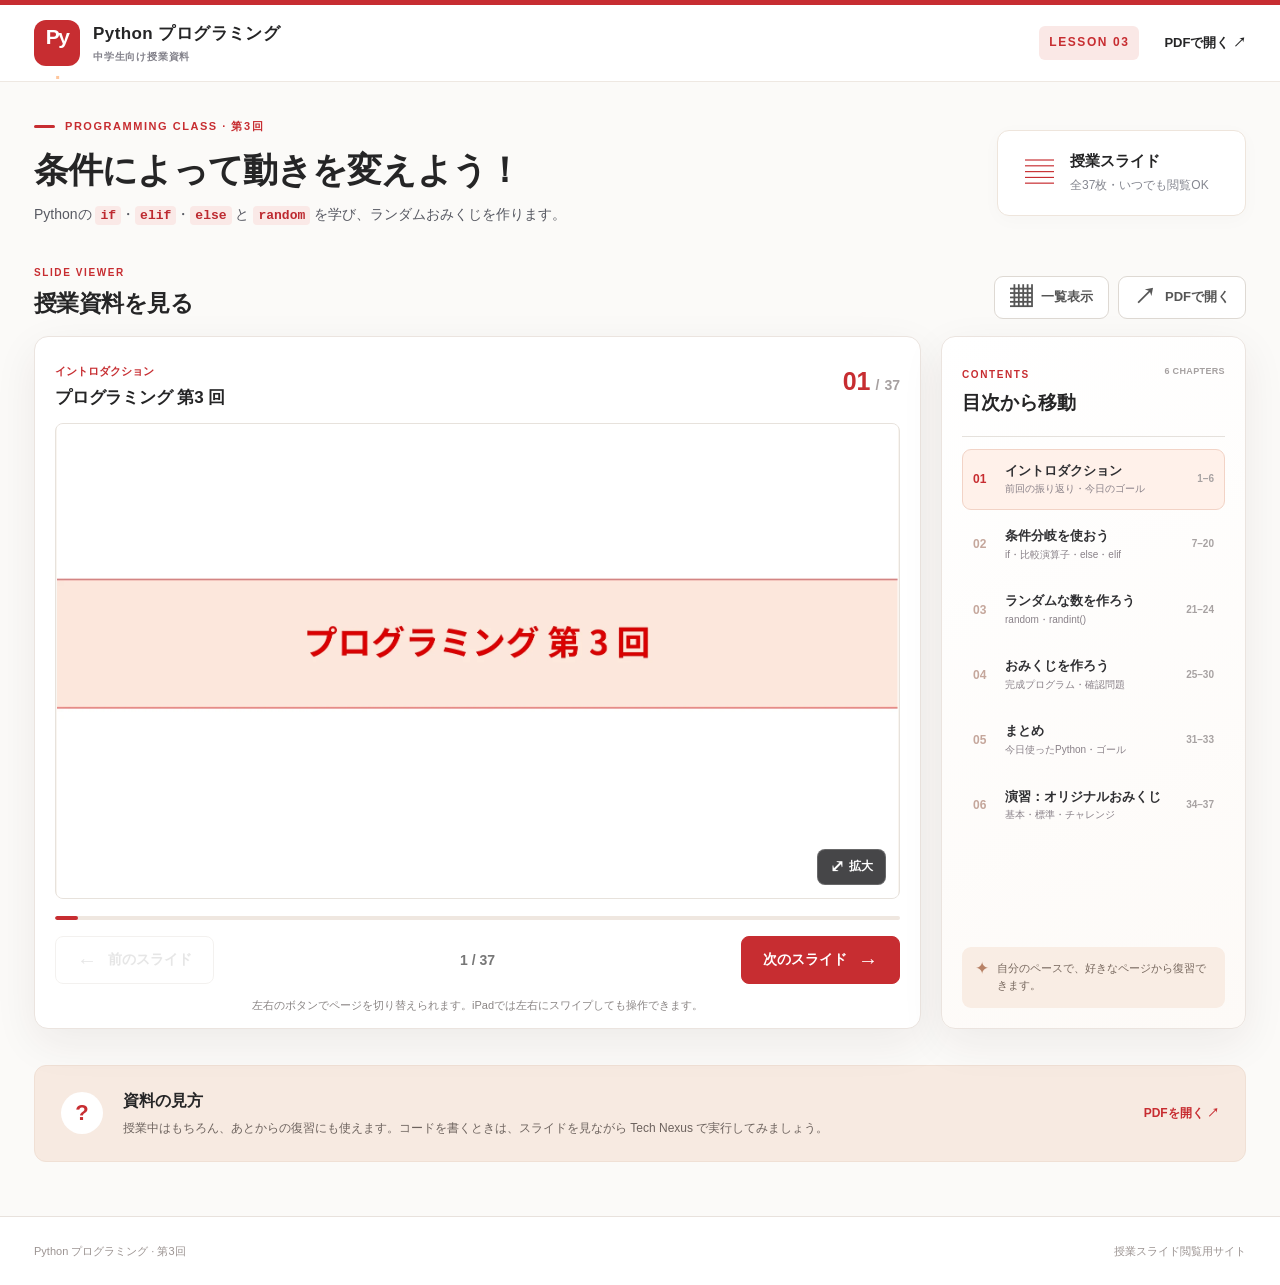
<file: index.html>
<!DOCTYPE html>
<html lang="ja">
<head>
  <meta charset="utf-8" />
  <meta name="viewport" content="width=device-width, initial-scale=1, viewport-fit=cover" />
  <meta name="theme-color" content="#b91f27" />
  <meta name="description" content="中学生向けPythonプログラミング 第3回『条件によって動きを変えよう』の授業スライドをオンラインで閲覧できます。" />
  <title>プログラミング 第3回｜授業スライド</title>
  <link rel="icon" href="assets/favicon.svg" type="image/svg+xml" />
  <link rel="stylesheet" href="styles.css" />
  <script src="assets/slide-data.js" defer></script>
  <script src="script.js" defer></script>
</head>
<body>
  <a class="skip-link" href="#viewer">スライドに移動</a>
  <header class="site-header">
    <div class="header-inner page-width">
      <a class="brand" href="./" aria-label="第3回スライド トップに戻る">
        <span class="brand-mark" aria-hidden="true">Py<span class="brand-dot">.</span></span>
        <span class="brand-name">Python プログラミング<span class="brand-sub">中学生向け授業資料</span></span>
      </a>
      <div class="header-side"><span class="lesson-tag">LESSON 03</span><a href="assets/lesson3.pdf" class="header-pdf" target="_blank" rel="noopener">PDFで開く <span aria-hidden="true">↗</span></a></div>
    </div>
  </header>

  <main class="page-width">
    <section class="intro" aria-labelledby="lesson-title">
      <div class="intro-copy">
        <div class="eyebrow"><span class="eyebrow-line" aria-hidden="true"></span> PROGRAMMING CLASS · 第3回</div>
        <h1 id="lesson-title">条件によって<span class="no-wrap">動きを変えよう！</span></h1>
        <p class="intro-desc">Pythonの <code>if</code>・<code>elif</code>・<code>else</code> と <code>random</code> を学び、ランダムおみくじを作ります。</p>
      </div>
      <div class="intro-summary" aria-label="資料の概要">
        <span class="summary-icon" aria-hidden="true">▤</span>
        <div><strong>授業スライド</strong><span>全37枚・いつでも閲覧OK</span></div>
      </div>
    </section>

    <div class="reader-section" id="viewer">
      <div class="reader-heading">
        <div class="reader-heading-left"><span class="section-label">SLIDE VIEWER</span><h2>授業資料を見る</h2></div>
        <div class="reader-actions">
          <button class="icon-action" type="button" id="toggleThumbnails" aria-expanded="false" aria-controls="thumbnailPanel"><span class="action-icon" aria-hidden="true">▦</span> 一覧表示</button>
          <a class="icon-action pdf-action" href="assets/lesson3.pdf" target="_blank" rel="noopener"><span class="action-icon" aria-hidden="true">↗</span> PDFで開く</a>
        </div>
      </div>
      <div class="reader-layout">
        <section class="viewer-panel" aria-label="スライド表示">
          <div class="slide-info">
            <div><span class="slide-unit" id="currentChapter">イントロダクション</span><h3 id="currentSlideTitle">プログラミング 第3回</h3></div>
            <div class="slide-index"><strong id="currentNumber">01</strong><span aria-hidden="true"> / </span><span id="totalNumber">37</span></div>
          </div>
          <div class="slide-stage" id="slideStage">
            <img id="slideImage" src="assets/slides/slide-01.webp" alt="スライド1：プログラミング 第3回" width="1920" height="1080" decoding="async" fetchpriority="high" />
            <button class="zoom-button" type="button" id="openZoom" aria-label="スライドを大きく表示する"><span aria-hidden="true">⤢</span> 拡大</button>
          </div>
          <div class="progress" role="progressbar" id="slideProgress" aria-label="スライド進捗" aria-valuemin="1" aria-valuemax="37" aria-valuenow="1"><div id="progressFill" class="progress-fill"></div></div>
          <div class="slide-controls">
            <button class="nav-button prev" id="prevSlide" type="button"><span class="nav-arrow" aria-hidden="true">←</span> 前のスライド</button>
            <span class="page-indicator" id="pageIndicator" aria-live="polite">1 / 37</span>
            <button class="nav-button next" id="nextSlide" type="button">次のスライド <span class="nav-arrow" aria-hidden="true">→</span></button>
          </div>
          <p class="viewer-help">左右のボタンでページを切り替えられます。iPadでは左右にスワイプしても操作できます。</p>
        </section>

        <aside class="chapter-panel" aria-labelledby="chapterTitle">
          <div class="chapter-top"><div><span class="section-label">CONTENTS</span><h3 id="chapterTitle">目次から移動</h3></div><span class="chapter-count">6 CHAPTERS</span></div>
          <nav class="chapter-list" id="chapterList" aria-label="章の目次"></nav>
          <div class="chapter-note"><span aria-hidden="true">✦</span><p>自分のペースで、好きなページから復習できます。</p></div>
        </aside>
      </div>
    </div>

    <section class="thumbnail-panel" id="thumbnailPanel" hidden aria-labelledby="thumbnailTitle">
      <div class="thumbnail-heading"><div><span class="section-label">ALL SLIDES</span><h2 id="thumbnailTitle">スライド一覧</h2></div><button type="button" class="icon-action" id="closeThumbnails">一覧を閉じる ×</button></div>
      <p class="thumbnail-desc">見たいスライドをタップすると、そのページに移動します。</p>
      <div class="thumb-grid" id="thumbnailGrid"></div>
    </section>

    <section class="guide" aria-labelledby="guideTitle">
      <div class="guide-icon" aria-hidden="true">?</div>
      <div class="guide-copy"><h2 id="guideTitle">資料の見方</h2><p>授業中はもちろん、あとからの復習にも使えます。コードを書くときは、スライドを見ながら Tech Nexus で実行してみましょう。</p></div>
      <a href="assets/lesson3.pdf" target="_blank" rel="noopener" class="guide-link">PDFを開く <span aria-hidden="true">↗</span></a>
    </section>
  </main>

  <footer class="site-footer"><div class="page-width footer-inner"><span>Python プログラミング · 第3回</span><span>授業スライド閲覧用サイト</span></div></footer>

  <dialog id="lightbox" class="lightbox" aria-label="スライド拡大表示">
    <div class="lightbox-shell">
      <div class="lightbox-header"><span id="zoomCaption">スライド 1 / 37</span><button id="closeZoom" class="lightbox-close" type="button" aria-label="拡大表示を閉じる">× <span>閉じる</span></button></div>
      <div class="lightbox-image-wrap"><img id="zoomImage" src="assets/slides/slide-01.webp" alt="拡大した授業スライド" width="1920" height="1080" /></div>
      <div class="lightbox-controls"><button id="zoomPrev" type="button">← 前へ</button><span>左右にスワイプできます</span><button id="zoomNext" type="button">次へ →</button></div>
    </div>
  </dialog>
</body>
</html>
</file>
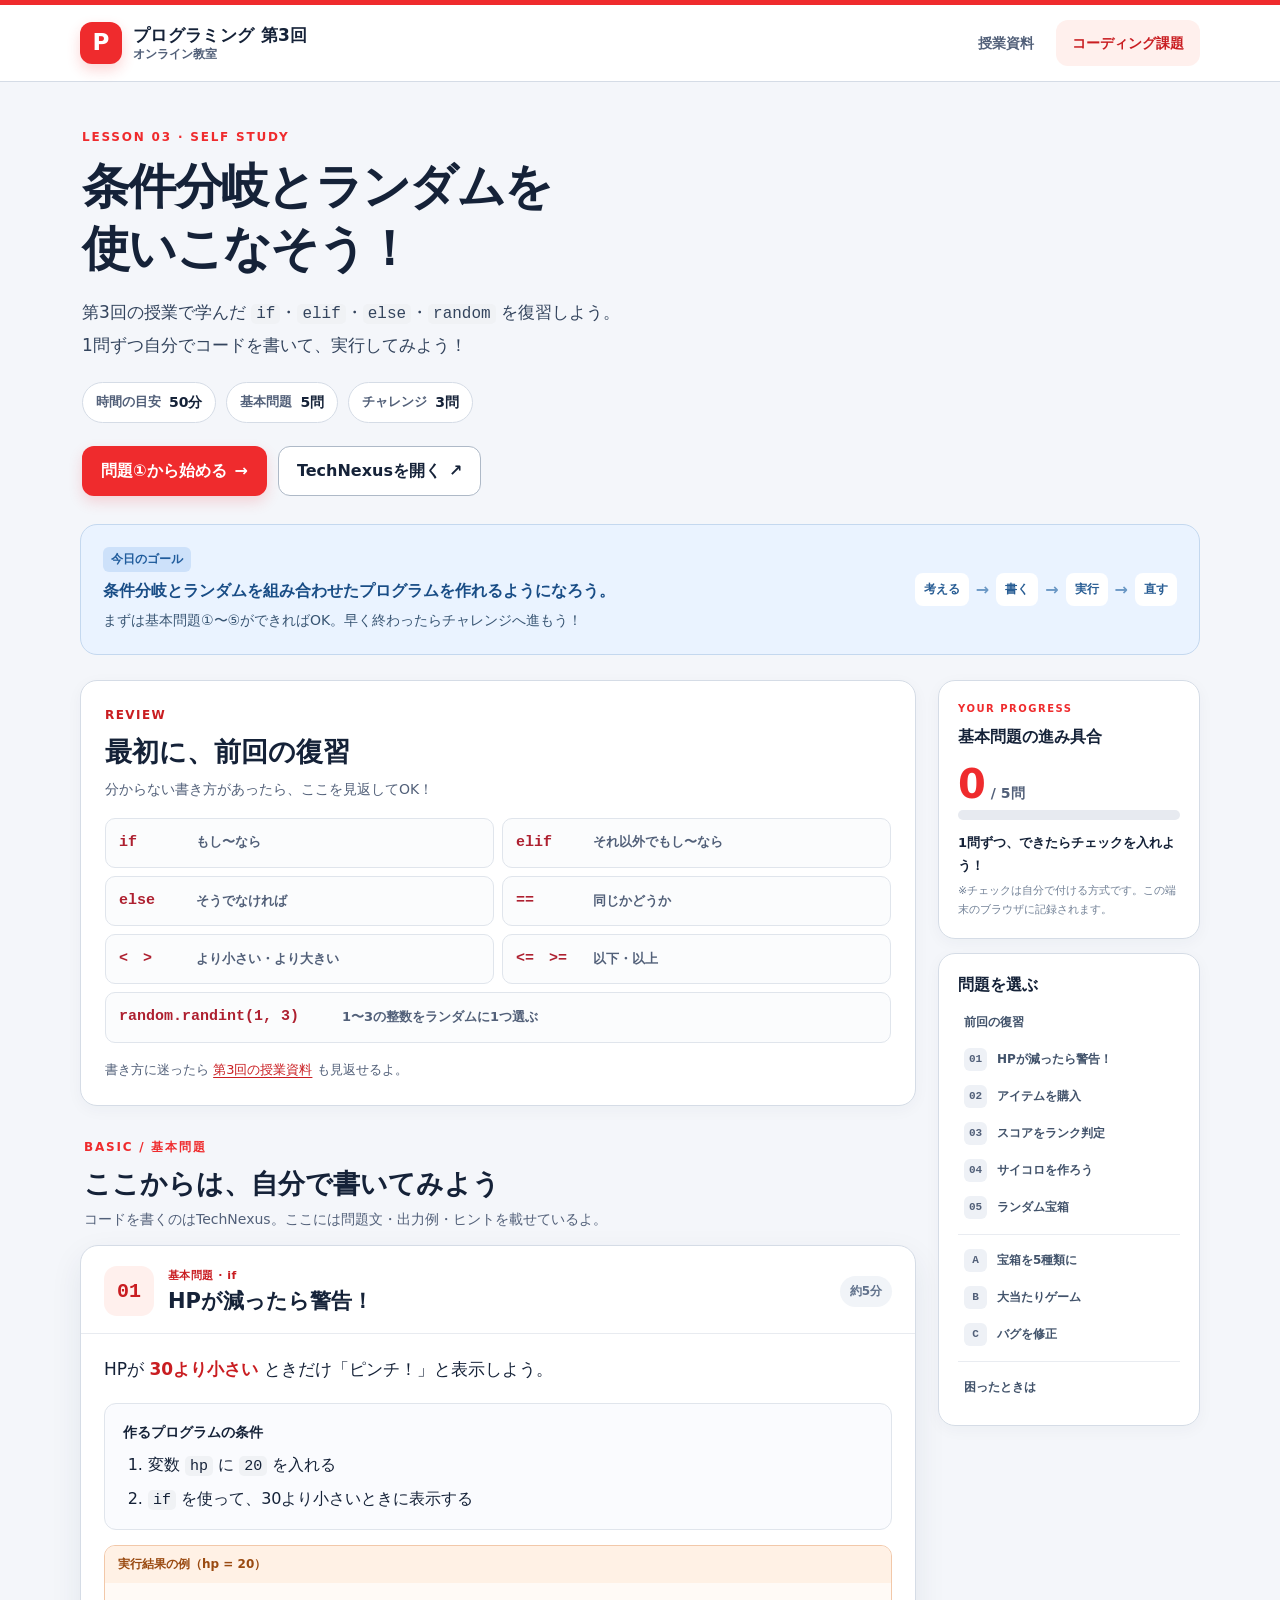
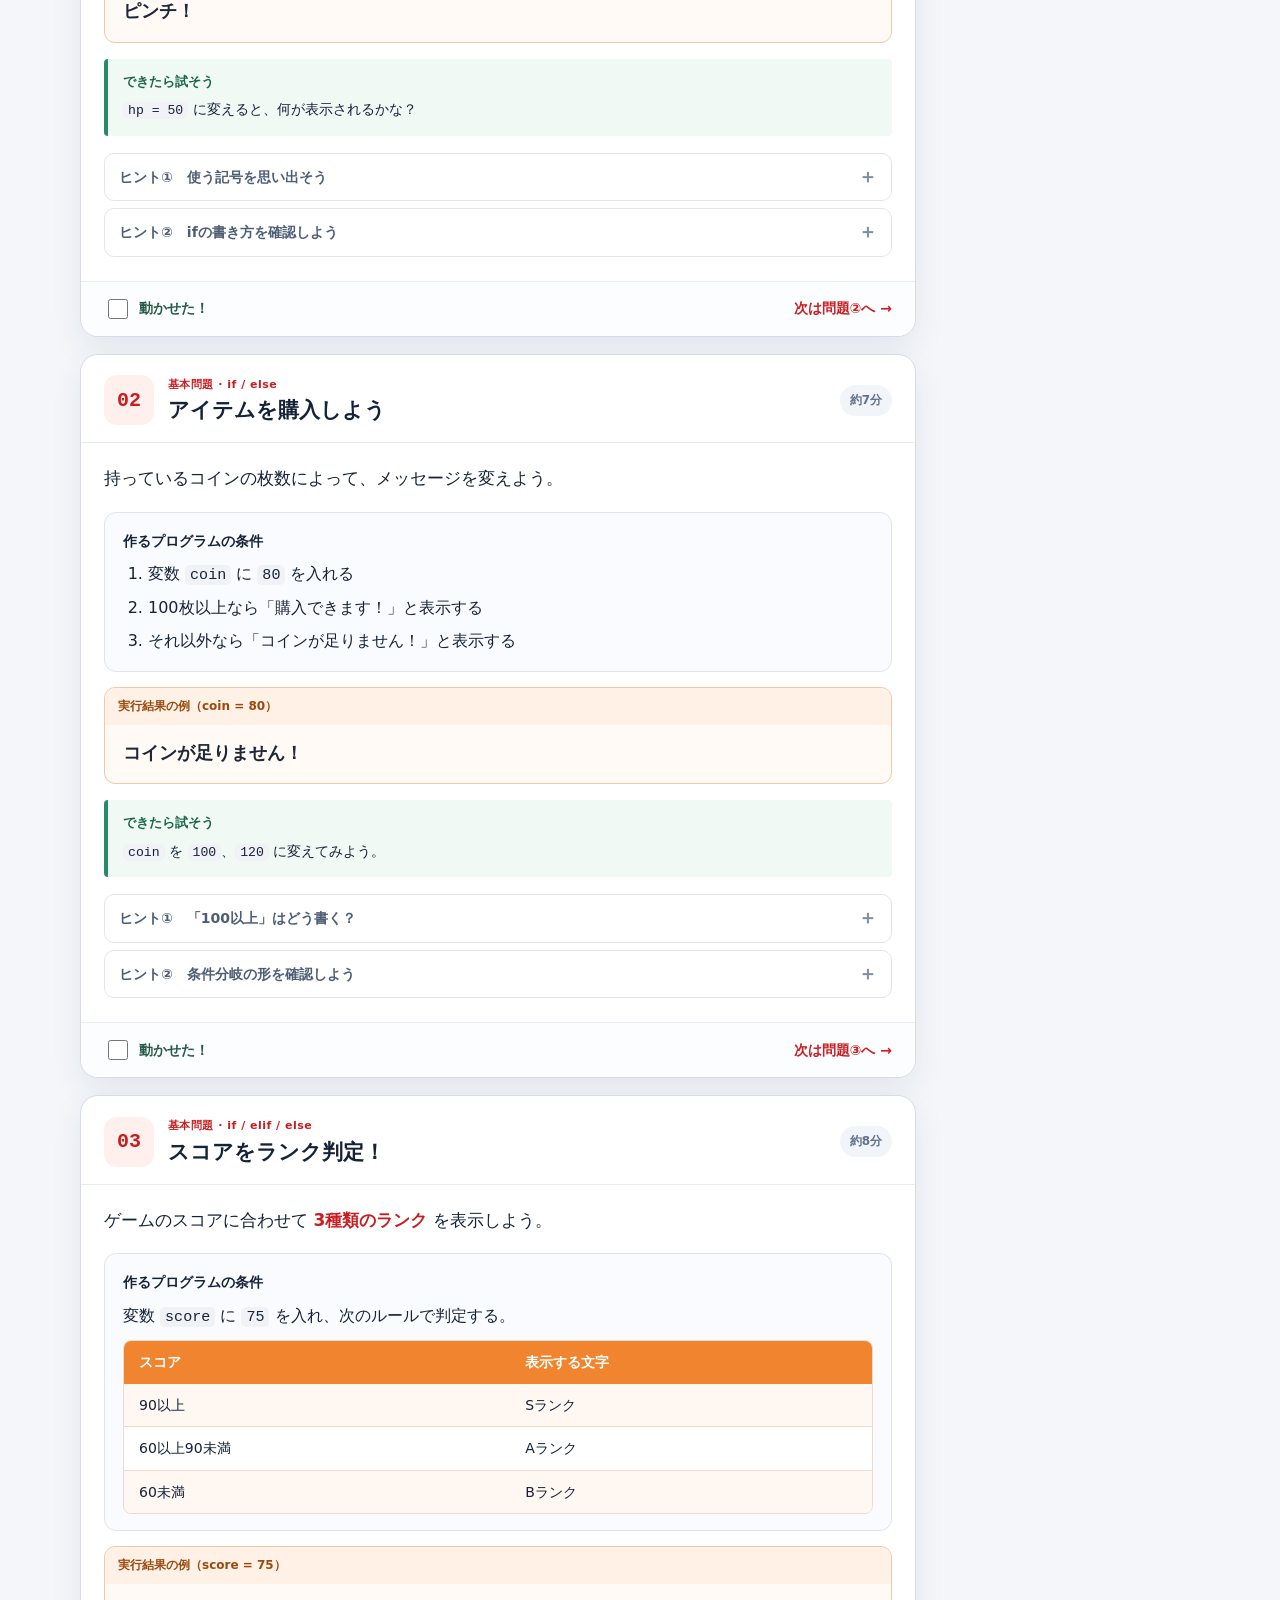
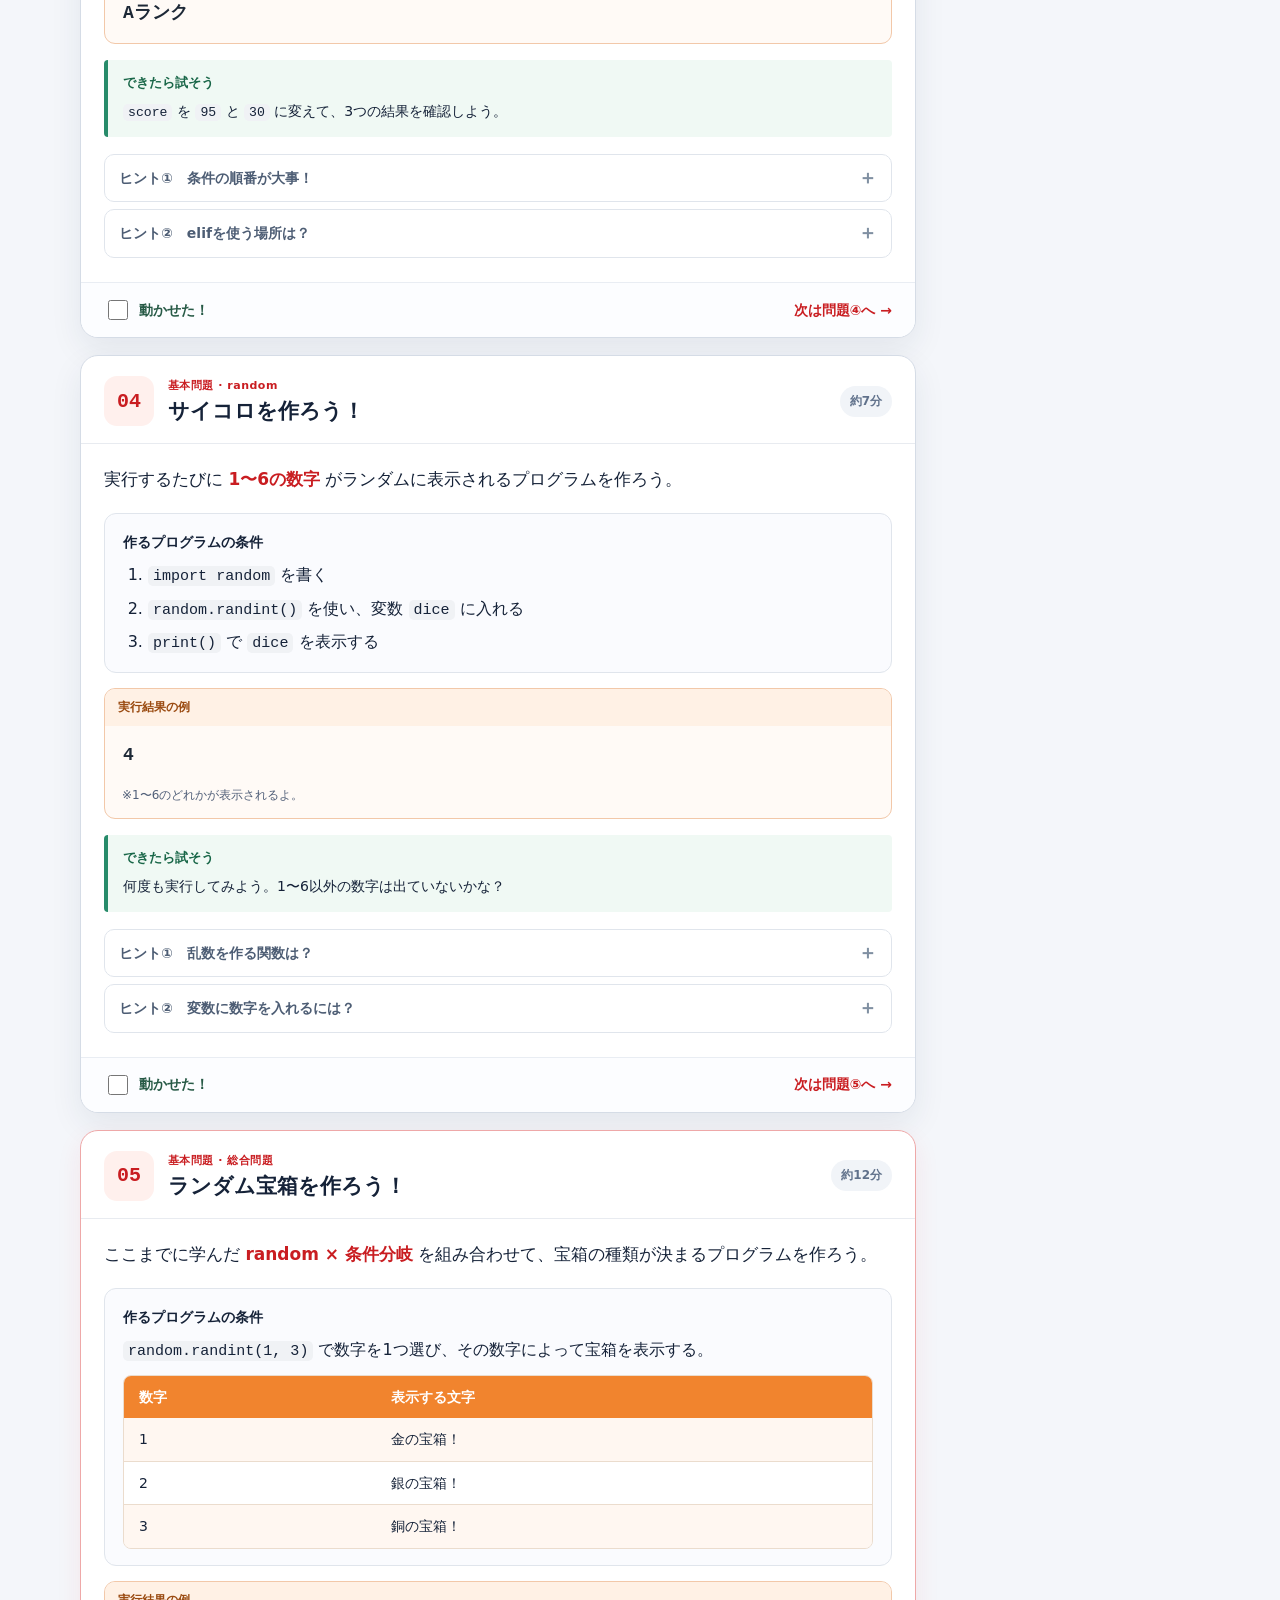
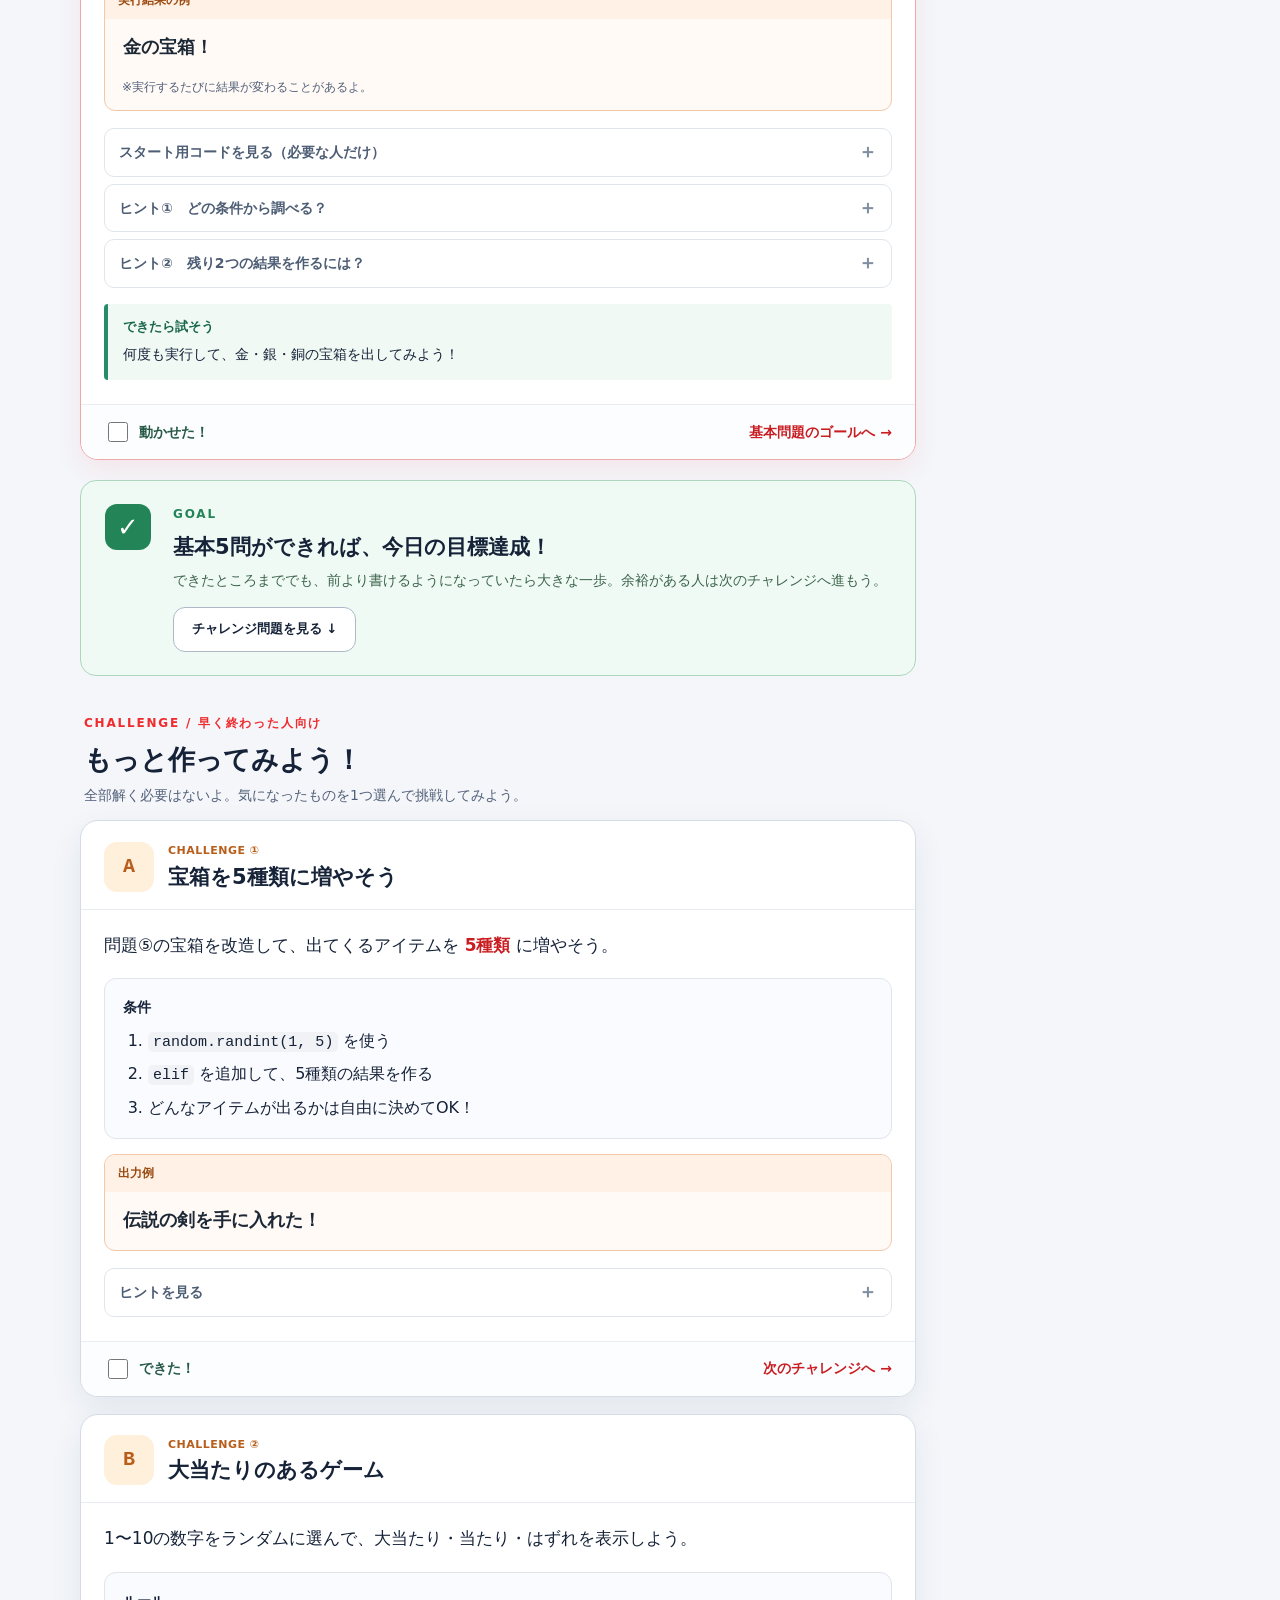
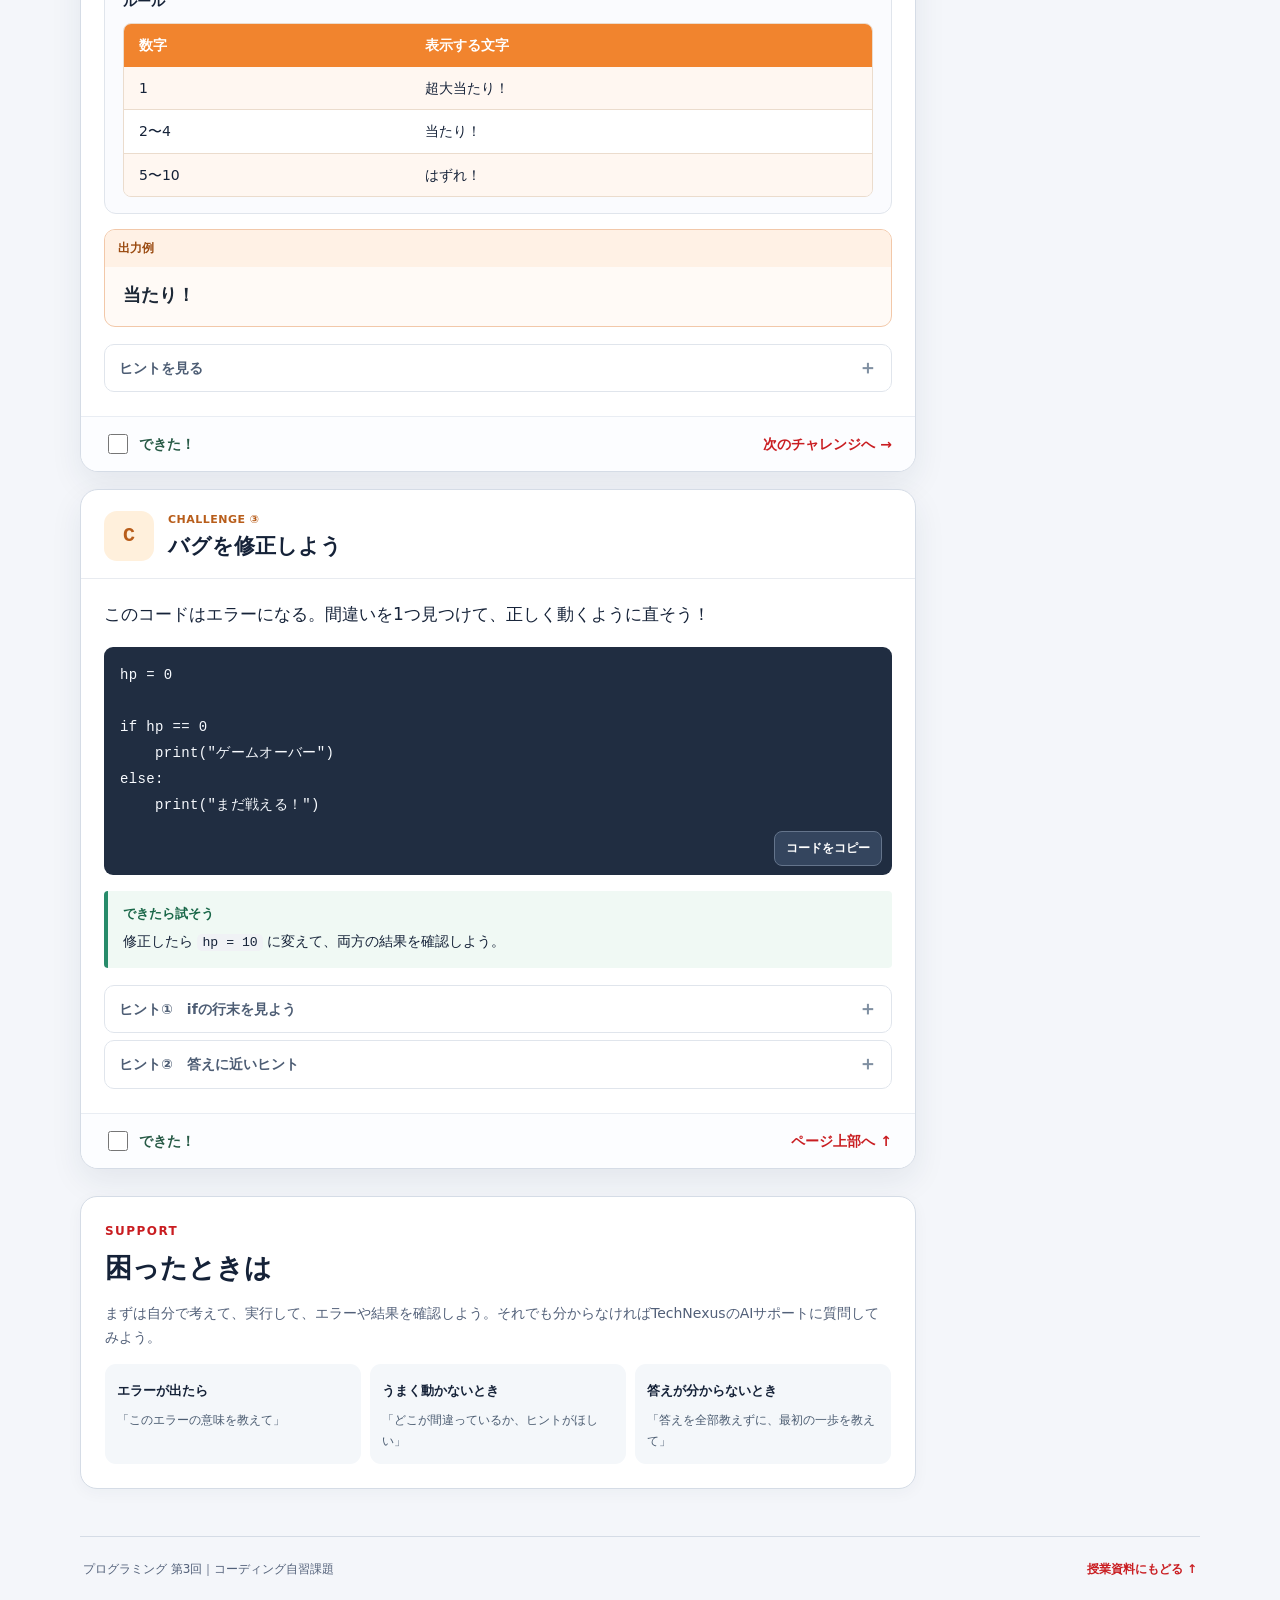
<file: python-coding-practice-site/index.html>
<!doctype html>
<html lang="ja">
<head>
  <meta charset="utf-8">
  <meta name="viewport" content="width=device-width,initial-scale=1,viewport-fit=cover">
  <meta name="theme-color" content="#ef2b2d">
  <meta name="description" content="Python 第3回の自習課題。if・else・elifとrandomを、短いプログラムを作りながら復習します。">
  <title>Python 第3回｜コーディング自習課題</title>
  <link rel="icon" href="./favicon.svg" type="image/svg+xml">
  <link rel="stylesheet" href="./styles.css">
  <script src="./app.js" defer></script>
</head>
<body>
  <a class="skip-link" href="#main">本文へ移動</a>
  <header class="site-header">
    <div class="site-header__inner">
      <div class="brand" aria-label="プログラミング第3回">
        <span class="brand__mark" aria-hidden="true">P</span>
        <span><strong>プログラミング 第3回</strong><small>オンライン教室</small></span>
      </div>
      <nav class="main-nav" aria-label="ページメニュー">
        <a class="nav-button" href="../">授業資料</a>
        <a class="nav-button is-active" href="#main" aria-current="page">コーディング課題</a>
      </nav>
    </div>
  </header>

  <main id="main" class="page-shell">
    <section class="intro" aria-labelledby="page-title">
      <p class="eyebrow">LESSON 03 · SELF STUDY</p>
      <h1 id="page-title">条件分岐とランダムを<span>使いこなそう！</span></h1>
      <p class="lead">第3回の授業で学んだ <code>if</code>・<code>elif</code>・<code>else</code>・<code>random</code> を復習しよう。<br class="desktop-break">1問ずつ自分でコードを書いて、実行してみよう！</p>
      <div class="intro-pills" aria-label="自習課題の概要">
        <span>時間の目安 <strong>50分</strong></span>
        <span>基本問題 <strong>5問</strong></span>
        <span>チャレンジ <strong>3問</strong></span>
      </div>
      <div class="start-actions">
        <a class="button button--primary" href="#q1">問題①から始める <span aria-hidden="true">→</span></a>
        <a class="button button--secondary" href="https://tech-nexus.jp" target="_blank" rel="noopener noreferrer">TechNexusを開く <span aria-hidden="true">↗</span></a>
      </div>
    </section>

    <section class="guide-bar" aria-label="今回のゴールと進め方">
      <div class="goal-copy">
        <span class="goal-label">今日のゴール</span>
        <p><strong>条件分岐とランダムを組み合わせたプログラムを作れるようになろう。</strong></p>
        <p>まずは基本問題①〜⑤ができればOK。早く終わったらチャレンジへ進もう！</p>
      </div>
      <div class="steps-mini" aria-label="学習の流れ"><span>考える</span><b>→</b><span>書く</span><b>→</b><span>実行</span><b>→</b><span>直す</span></div>
    </section>

    <div class="learning-layout">
      <div class="main-column">
        <section class="review section-card" id="review" aria-labelledby="review-title">
          <div class="section-label">REVIEW</div>
          <h2 id="review-title">最初に、前回の復習</h2>
          <p class="quiet">分からない書き方があったら、ここを見返してOK！</p>
          <div class="reference-grid">
            <div><code>if</code><span>もし〜なら</span></div>
            <div><code>elif</code><span>それ以外でもし〜なら</span></div>
            <div><code>else</code><span>そうでなければ</span></div>
            <div><code>==</code><span>同じかどうか</span></div>
            <div><code>&lt;　&gt;</code><span>より小さい・より大きい</span></div>
            <div><code>&lt;=　&gt;=</code><span>以下・以上</span></div>
            <div class="reference-wide"><code>random.randint(1, 3)</code><span>1〜3の整数をランダムに1つ選ぶ</span></div>
          </div>
          <p class="review-note">書き方に迷ったら <a href="../">第3回の授業資料</a> も見返せるよ。</p>
        </section>

        <section id="basic" class="section-start" aria-labelledby="basic-title">
          <p class="eyebrow">BASIC / 基本問題</p>
          <h2 id="basic-title">ここからは、自分で書いてみよう</h2>
          <p>コードを書くのはTechNexus。ここには問題文・出力例・ヒントを載せているよ。</p>
        </section>

        <article class="problem" id="q1" data-problem="q1" aria-labelledby="q1-title">
          <header class="problem__header"><span class="number-box">01</span><div><p class="problem__type">基本問題 · if</p><h3 id="q1-title">HPが減ったら警告！</h3></div><span class="time-chip">約5分</span></header>
          <div class="problem__body">
            <p class="task-lead">HPが <strong>30より小さい</strong> ときだけ「ピンチ！」と表示しよう。</p>
            <div class="task-instructions"><h4>作るプログラムの条件</h4><ol><li>変数 <code>hp</code> に <code>20</code> を入れる</li><li><code>if</code> を使って、30より小さいときに表示する</li></ol></div>
            <div class="sample"><span class="sample__label">実行結果の例（hp = 20）</span><pre><code>ピンチ！</code></pre></div>
            <div class="try-box"><span class="try-box__title">できたら試そう</span><p><code>hp = 50</code> に変えると、何が表示されるかな？</p></div>
            <div class="hints"><details><summary>ヒント①　使う記号を思い出そう</summary><p>「より小さい」を調べるには <code>&lt;</code> を使うよ。</p></details><details><summary>ヒント②　ifの書き方を確認しよう</summary><pre><code>if hp &lt; 30:
    print("ピンチ！")</code></pre><p>この前に <code>hp</code> の変数を作ろう。条件に当てはまらないときは、何も表示されなくてOK。</p></details></div>
          </div>
          <footer class="problem__footer"><label class="complete"><input type="checkbox" data-complete="q1"><span>動かせた！</span></label><a class="next-link" href="#q2">次は問題②へ <span aria-hidden="true">→</span></a></footer>
        </article>

        <article class="problem" id="q2" data-problem="q2" aria-labelledby="q2-title">
          <header class="problem__header"><span class="number-box">02</span><div><p class="problem__type">基本問題 · if / else</p><h3 id="q2-title">アイテムを購入しよう</h3></div><span class="time-chip">約7分</span></header>
          <div class="problem__body">
            <p class="task-lead">持っているコインの枚数によって、メッセージを変えよう。</p>
            <div class="task-instructions"><h4>作るプログラムの条件</h4><ol><li>変数 <code>coin</code> に <code>80</code> を入れる</li><li>100枚以上なら「購入できます！」と表示する</li><li>それ以外なら「コインが足りません！」と表示する</li></ol></div>
            <div class="sample"><span class="sample__label">実行結果の例（coin = 80）</span><pre><code>コインが足りません！</code></pre></div>
            <div class="try-box"><span class="try-box__title">できたら試そう</span><p><code>coin</code> を <code>100</code>、<code>120</code> に変えてみよう。</p></div>
            <div class="hints"><details><summary>ヒント①　「100以上」はどう書く？</summary><p>「以上」は <code>&gt;=</code> だよ。100ちょうども含まれるね。</p></details><details><summary>ヒント②　条件分岐の形を確認しよう</summary><pre><code>if coin &gt;= 100:
    print("購入できます！")
else:
    print("コインが足りません！")</code></pre><p>一番上に変数 <code>coin</code> を作ろう。</p></details></div>
          </div>
          <footer class="problem__footer"><label class="complete"><input type="checkbox" data-complete="q2"><span>動かせた！</span></label><a class="next-link" href="#q3">次は問題③へ <span aria-hidden="true">→</span></a></footer>
        </article>

        <article class="problem" id="q3" data-problem="q3" aria-labelledby="q3-title">
          <header class="problem__header"><span class="number-box">03</span><div><p class="problem__type">基本問題 · if / elif / else</p><h3 id="q3-title">スコアをランク判定！</h3></div><span class="time-chip">約8分</span></header>
          <div class="problem__body">
            <p class="task-lead">ゲームのスコアに合わせて <strong>3種類のランク</strong> を表示しよう。</p>
            <div class="task-instructions"><h4>作るプログラムの条件</h4><p>変数 <code>score</code> に <code>75</code> を入れ、次のルールで判定する。</p><div class="rules-table-wrap"><table class="rules-table"><thead><tr><th>スコア</th><th>表示する文字</th></tr></thead><tbody><tr><td>90以上</td><td>Sランク</td></tr><tr><td>60以上90未満</td><td>Aランク</td></tr><tr><td>60未満</td><td>Bランク</td></tr></tbody></table></div></div>
            <div class="sample"><span class="sample__label">実行結果の例（score = 75）</span><pre><code>Aランク</code></pre></div>
            <div class="try-box"><span class="try-box__title">できたら試そう</span><p><code>score</code> を <code>95</code> と <code>30</code> に変えて、3つの結果を確認しよう。</p></div>
            <div class="hints"><details><summary>ヒント①　条件の順番が大事！</summary><p>90以上を先に判定すれば、次は60以上かどうかを調べるだけでOK。</p></details><details><summary>ヒント②　elifを使う場所は？</summary><pre><code>if score &gt;= 90:
    print("Sランク")
elif score &gt;= 60:
    print("Aランク")
else:
    print("Bランク")</code></pre><p>この前に <code>score</code> の変数を作ろう。</p></details></div>
          </div>
          <footer class="problem__footer"><label class="complete"><input type="checkbox" data-complete="q3"><span>動かせた！</span></label><a class="next-link" href="#q4">次は問題④へ <span aria-hidden="true">→</span></a></footer>
        </article>

        <article class="problem" id="q4" data-problem="q4" aria-labelledby="q4-title">
          <header class="problem__header"><span class="number-box">04</span><div><p class="problem__type">基本問題 · random</p><h3 id="q4-title">サイコロを作ろう！</h3></div><span class="time-chip">約7分</span></header>
          <div class="problem__body">
            <p class="task-lead">実行するたびに <strong>1〜6の数字</strong> がランダムに表示されるプログラムを作ろう。</p>
            <div class="task-instructions"><h4>作るプログラムの条件</h4><ol><li><code>import random</code> を書く</li><li><code>random.randint()</code> を使い、変数 <code>dice</code> に入れる</li><li><code>print()</code> で <code>dice</code> を表示する</li></ol></div>
            <div class="sample"><span class="sample__label">実行結果の例</span><pre><code>4</code></pre><small>※1〜6のどれかが表示されるよ。</small></div>
            <div class="try-box"><span class="try-box__title">できたら試そう</span><p>何度も実行してみよう。1〜6以外の数字は出ていないかな？</p></div>
            <div class="hints"><details><summary>ヒント①　乱数を作る関数は？</summary><p><code>random.randint(最小の数, 最大の数)</code> の形で書くよ。</p></details><details><summary>ヒント②　変数に数字を入れるには？</summary><pre><code>dice = random.randint(1, 6)</code></pre><p>この行の前に <code>import random</code> を書き、その後で <code>print(dice)</code> を書こう。</p></details></div>
          </div>
          <footer class="problem__footer"><label class="complete"><input type="checkbox" data-complete="q4"><span>動かせた！</span></label><a class="next-link" href="#q5">次は問題⑤へ <span aria-hidden="true">→</span></a></footer>
        </article>

        <article class="problem problem--final" id="q5" data-problem="q5" aria-labelledby="q5-title">
          <header class="problem__header"><span class="number-box">05</span><div><p class="problem__type">基本問題 · 総合問題</p><h3 id="q5-title">ランダム宝箱を作ろう！</h3></div><span class="time-chip">約12分</span></header>
          <div class="problem__body">
            <p class="task-lead">ここまでに学んだ <strong>random × 条件分岐</strong> を組み合わせて、宝箱の種類が決まるプログラムを作ろう。</p>
            <div class="task-instructions"><h4>作るプログラムの条件</h4><p><code>random.randint(1, 3)</code> で数字を1つ選び、その数字によって宝箱を表示する。</p><div class="rules-table-wrap"><table class="rules-table"><thead><tr><th>数字</th><th>表示する文字</th></tr></thead><tbody><tr><td>1</td><td>金の宝箱！</td></tr><tr><td>2</td><td>銀の宝箱！</td></tr><tr><td>3</td><td>銅の宝箱！</td></tr></tbody></table></div></div>
            <div class="sample"><span class="sample__label">実行結果の例</span><pre><code>金の宝箱！</code></pre><small>※実行するたびに結果が変わることがあるよ。</small></div>
            <div class="hints"><details><summary>スタート用コードを見る（必要な人だけ）</summary><p>まずはここから始めてもOK。続きを自分で書いてみよう！</p><div class="code-with-action"><pre><code id="starter-q5">import random

item = random.randint(1, 3)

# ここから条件分岐を書こう</code></pre><button class="copy-button" type="button" data-copy="starter-q5">コードをコピー</button></div></details><details><summary>ヒント①　どの条件から調べる？</summary><p><code>if item == 1:</code> から書いてみよう。</p></details><details><summary>ヒント②　残り2つの結果を作るには？</summary><p><code>elif item == 2:</code> で銀の宝箱。それ以外は <code>else:</code> で銅の宝箱を表示できるよ。</p></details></div>
            <div class="try-box"><span class="try-box__title">できたら試そう</span><p>何度も実行して、金・銀・銅の宝箱を出してみよう！</p></div>
          </div>
          <footer class="problem__footer"><label class="complete"><input type="checkbox" data-complete="q5"><span>動かせた！</span></label><a class="next-link" href="#goal">基本問題のゴールへ <span aria-hidden="true">→</span></a></footer>
        </article>

        <section class="goal-complete" id="goal" aria-labelledby="goal-title">
          <div class="goal-icon" aria-hidden="true">✓</div>
          <div><p class="eyebrow">GOAL</p><h2 id="goal-title">基本5問ができれば、今日の目標達成！</h2><p>できたところまででも、前より書けるようになっていたら大きな一歩。余裕がある人は次のチャレンジへ進もう。</p><a href="#challenge" class="button button--secondary">チャレンジ問題を見る ↓</a></div>
        </section>

        <section class="section-start challenges-title" id="challenge" aria-labelledby="challenge-title"><p class="eyebrow">CHALLENGE / 早く終わった人向け</p><h2 id="challenge-title">もっと作ってみよう！</h2><p>全部解く必要はないよ。気になったものを1つ選んで挑戦してみよう。</p></section>

        <article class="problem challenge-card" id="c1" data-problem="c1" aria-labelledby="c1-title"><header class="problem__header"><span class="number-box number-box--challenge">A</span><div><p class="problem__type">CHALLENGE ①</p><h3 id="c1-title">宝箱を5種類に増やそう</h3></div></header><div class="problem__body"><p class="task-lead">問題⑤の宝箱を改造して、出てくるアイテムを <strong>5種類</strong> に増やそう。</p><div class="task-instructions"><h4>条件</h4><ol><li><code>random.randint(1, 5)</code> を使う</li><li><code>elif</code> を追加して、5種類の結果を作る</li><li>どんなアイテムが出るかは自由に決めてOK！</li></ol></div><div class="sample"><span class="sample__label">出力例</span><pre><code>伝説の剣を手に入れた！</code></pre></div><div class="hints"><details><summary>ヒントを見る</summary><p>最初の4つの結果は <code>if</code>・<code>elif</code> で作り、最後は <code>else</code> で表示できるよ。</p></details></div></div><footer class="problem__footer"><label class="complete"><input type="checkbox" data-complete="c1"><span>できた！</span></label><a class="next-link" href="#c2">次のチャレンジへ →</a></footer></article>

        <article class="problem challenge-card" id="c2" data-problem="c2" aria-labelledby="c2-title"><header class="problem__header"><span class="number-box number-box--challenge">B</span><div><p class="problem__type">CHALLENGE ②</p><h3 id="c2-title">大当たりのあるゲーム</h3></div></header><div class="problem__body"><p class="task-lead">1〜10の数字をランダムに選んで、大当たり・当たり・はずれを表示しよう。</p><div class="task-instructions"><h4>ルール</h4><div class="rules-table-wrap"><table class="rules-table"><thead><tr><th>数字</th><th>表示する文字</th></tr></thead><tbody><tr><td>1</td><td>超大当たり！</td></tr><tr><td>2〜4</td><td>当たり！</td></tr><tr><td>5〜10</td><td>はずれ！</td></tr></tbody></table></div></div><div class="sample"><span class="sample__label">出力例</span><pre><code>当たり！</code></pre></div><div class="hints"><details><summary>ヒントを見る</summary><p>最初に <code>if num == 1:</code>、次に <code>elif num &lt;= 4:</code>、それ以外は <code>else:</code> と書けばOK。</p></details></div></div><footer class="problem__footer"><label class="complete"><input type="checkbox" data-complete="c2"><span>できた！</span></label><a class="next-link" href="#c3">次のチャレンジへ →</a></footer></article>

        <article class="problem challenge-card" id="c3" data-problem="c3" aria-labelledby="c3-title"><header class="problem__header"><span class="number-box number-box--challenge">C</span><div><p class="problem__type">CHALLENGE ③</p><h3 id="c3-title">バグを修正しよう</h3></div></header><div class="problem__body"><p class="task-lead">このコードはエラーになる。間違いを1つ見つけて、正しく動くように直そう！</p><div class="code-with-action"><pre><code id="debug-code">hp = 0

if hp == 0
    print("ゲームオーバー")
else:
    print("まだ戦える！")</code></pre><button class="copy-button" type="button" data-copy="debug-code">コードをコピー</button></div><div class="try-box"><span class="try-box__title">できたら試そう</span><p>修正したら <code>hp = 10</code> に変えて、両方の結果を確認しよう。</p></div><div class="hints"><details><summary>ヒント①　ifの行末を見よう</summary><p>条件を書く行の最後には、ある記号が必要だったね。</p></details><details><summary>ヒント②　答えに近いヒント</summary><p><code>if hp == 0:</code> という形にすると直せるよ。</p></details></div></div><footer class="problem__footer"><label class="complete"><input type="checkbox" data-complete="c3"><span>できた！</span></label><a class="next-link" href="#main">ページ上部へ ↑</a></footer></article>

        <section class="help-section section-card" id="help" aria-labelledby="help-title"><div class="section-label">SUPPORT</div><h2 id="help-title">困ったときは</h2><p>まずは自分で考えて、実行して、エラーや結果を確認しよう。それでも分からなければTechNexusのAIサポートに質問してみよう。</p><div class="help-grid"><div><strong>エラーが出たら</strong><p>「このエラーの意味を教えて」</p></div><div><strong>うまく動かないとき</strong><p>「どこが間違っているか、ヒントがほしい」</p></div><div><strong>答えが分からないとき</strong><p>「答えを全部教えずに、最初の一歩を教えて」</p></div></div></section>
      </div>

      <aside class="sidebar" aria-label="学習の進み具合と目次">
        <section class="progress-card" aria-labelledby="progress-title"><p class="eyebrow">YOUR PROGRESS</p><h2 id="progress-title">基本問題の進み具合</h2><div class="progress-count"><strong id="basicCount">0</strong><span> / 5問</span></div><div class="progress-track" role="progressbar" id="progressBar" aria-label="基本問題の進捗" aria-valuemin="0" aria-valuemax="5" aria-valuenow="0"><span id="progressFill"></span></div><p class="progress-message" id="progressMessage">1問ずつ、できたらチェックを入れよう！</p><p class="progress-note">※チェックは自分で付ける方式です。この端末のブラウザに記録されます。</p></section>
        <section class="toc-card" aria-labelledby="toc-title"><h2 id="toc-title">問題を選ぶ</h2><a href="#review">前回の復習</a><a href="#q1"><span>01</span> HPが減ったら警告！</a><a href="#q2"><span>02</span> アイテムを購入</a><a href="#q3"><span>03</span> スコアをランク判定</a><a href="#q4"><span>04</span> サイコロを作ろう</a><a href="#q5"><span>05</span> ランダム宝箱</a><div class="toc-divider"></div><a href="#c1"><span>A</span> 宝箱を5種類に</a><a href="#c2"><span>B</span> 大当たりゲーム</a><a href="#c3"><span>C</span> バグを修正</a><div class="toc-divider"></div><a href="#help">困ったときは</a></section>
      </aside>
    </div>
    <footer class="site-footer"><p>プログラミング 第3回｜コーディング自習課題</p><a href="../">授業資料にもどる ↑</a></footer>
  </main>
  <div id="toast" class="toast" role="status" aria-live="polite"></div>
</body>
</html>
</file>
<file: styles.css>
@charset "UTF-8";
:root { color-scheme: light; --ink:#252526;--ink-soft:#575962;--muted:#858790;--line:#e5e1dc;--red:#c72d31;--red-dark:#a91d26;--cream:#faf5ef;--pale:#fff9f5;--white:#fff;--shadow:0 14px 44px rgba(56,31,22,.07);--radius:14px; }
* {box-sizing:border-box} html{scroll-behavior:smooth} body{margin:0;background:#fbfaf8;font-family:-apple-system,BlinkMacSystemFont,"Noto Sans JP","Hiragino Kaku Gothic ProN","Yu Gothic",Meiryo,sans-serif;color:var(--ink);-webkit-font-smoothing:antialiased;line-height:1.65} button,a{ -webkit-tap-highlight-color:transparent} button{font:inherit;cursor:pointer} a{color:inherit} button:focus-visible,a:focus-visible{outline:3px solid #e27463;outline-offset:3px} .page-width{max-width:1410px;margin:0 auto;padding:0 34px} .skip-link{position:absolute;left:12px;top:-70px;background:var(--white);padding:12px;z-index:100} .skip-link:focus{top:10px}
.site-header{background:#fff;border-bottom:1px solid #eee8e2;border-top:5px solid var(--red)} .header-inner{height:76px;display:flex;align-items:center;justify-content:space-between;gap:20px}.brand{display:flex;align-items:center;gap:13px;text-decoration:none;min-width:0}.brand-mark{width:46px;height:46px;display:grid;place-items:center;background:var(--red);color:#fff;border-radius:12px;font-weight:850;letter-spacing:-1.5px;font-size:21px;flex-shrink:0}.brand-dot{color:#ffc69c}.brand-name{font-size:17px;font-weight:850;letter-spacing:.025em;line-height:1.3}.brand-sub{display:block;font-size:10px;color:#82818a;font-weight:650;letter-spacing:.08em;margin-top:4px}.header-side{display:flex;align-items:center;gap:25px;white-space:nowrap}.lesson-tag{font-family:Arial,sans-serif;font-size:12px;letter-spacing:.13em;font-weight:800;color:var(--red);background:#fae8e6;padding:7px 10px;border-radius:6px}.header-pdf{text-decoration:none;font-size:13px;font-weight:750}.header-pdf:hover{color:var(--red)}
.intro{display:flex;align-items:center;justify-content:space-between;gap:24px;padding-top:38px;padding-bottom:32px}.eyebrow{font:800 11px/1.2 Arial,sans-serif;letter-spacing:.14em;color:var(--red);display:flex;align-items:center;gap:10px;margin-bottom:14px}.eyebrow-line{width:21px;height:3px;background:var(--red);border-radius:5px}h1,h2,h3,p{margin-top:0}.intro h1{font-size:clamp(27px,2.7vw,40px);line-height:1.35;letter-spacing:-.025em;margin:0 0 9px;font-weight:850}.no-wrap{white-space:nowrap}.intro-desc{font-size:14px;color:var(--ink-soft);margin:0}.intro-desc code{font-weight:750;color:#bd2930;background:#fae9e7;padding:2px 5px;border-radius:4px;font-size:.93em}.intro-summary{display:flex;align-items:center;gap:13px;padding:18px 23px;background:#fff;border:1px solid #eee5dc;border-radius:12px;box-shadow:0 4px 19px rgba(40,40,40,.025);min-width:249px}.summary-icon{font-family:Arial;font-size:29px;color:var(--red);width:36px;text-align:center}.intro-summary strong{display:block;font-size:15px;line-height:1.3}.intro-summary span:not(.summary-icon){display:block;font-size:12px;color:var(--muted);margin-top:5px}
.reader-section{margin-bottom:36px;scroll-margin-top:12px}.reader-heading,.thumbnail-heading{display:flex;align-items:end;justify-content:space-between;gap:15px;margin-bottom:17px}.reader-heading h2,.thumbnail-heading h2{font-size:23px;line-height:1.3;margin:4px 0 0;font-weight:850;letter-spacing:-.025em}.section-label{font:800 10px/1.2 Arial,sans-serif;letter-spacing:.16em;color:var(--red)}.reader-actions{display:flex;align-items:center;gap:9px}.icon-action{display:inline-flex;align-items:center;gap:6px;text-decoration:none;white-space:nowrap;border:1px solid #ded9d3;background:#fff;border-radius:9px;padding:9px 15px;font-size:13px;font-weight:700;color:#555;min-height:43px}.icon-action:hover{border-color:var(--red);color:var(--red)}.action-icon{font:800 22px/1 Arial,sans-serif;margin-right:3px}.reader-layout{display:grid;grid-template-columns:minmax(0,1fr) 305px;gap:20px;align-items:stretch}.viewer-panel,.chapter-panel{background:#fff;border:1px solid #ebe4df;border-radius:var(--radius);box-shadow:var(--shadow);min-width:0}.viewer-panel{padding:20px 20px 14px}.slide-info{display:flex;justify-content:space-between;align-items:center;gap:10px;margin-bottom:14px;min-height:50px}.slide-unit{font-size:11px;color:var(--red);font-weight:800;line-height:1.3}.slide-info h3{font-size:17px;line-height:1.38;margin:3px 0 0;font-weight:800;letter-spacing:-.01em}.slide-index{display:flex;align-items:baseline;gap:5px;white-space:nowrap;color:#a6a0a0;font-size:14px;font-family:Arial,sans-serif;font-weight:700}.slide-index strong{font-size:25px;line-height:1;color:var(--red);font-weight:850}.slide-stage{position:relative;aspect-ratio:16/9;background:#f9f5f0;border:1px solid #e7e2dc;overflow:hidden;border-radius:8px;display:flex;align-items:center;justify-content:center;touch-action:pan-y}.slide-stage img{display:block;width:100%;height:100%;object-fit:contain;user-select:none;-webkit-user-drag:none}.zoom-button{position:absolute;bottom:13px;right:13px;display:flex;align-items:center;gap:5px;background:rgba(30,30,32,.82);color:white;border:1px solid rgba(255,255,255,.18);border-radius:8px;padding:7px 12px;font-size:12px;font-weight:700;backdrop-filter:blur(7px)}.zoom-button:hover{background:var(--red)}.zoom-button span{font-size:17px;line-height:1}.progress{height:4px;border-radius:4px;background:#efe7e0;margin-top:17px;overflow:hidden}.progress-fill{height:100%;width:2.7%;background:var(--red);border-radius:4px;transition:width .2s ease}.slide-controls{display:flex;align-items:center;justify-content:space-between;gap:15px;margin-top:16px}.nav-button{border-radius:8px;border:1px solid #ded8d1;background:#fff;display:flex;align-items:center;gap:11px;min-width:159px;justify-content:center;padding:12px 18px;font-weight:800;font-size:14px;line-height:1.4;min-height:48px}.nav-button:hover:not(:disabled){border-color:var(--red);color:var(--red);background:#fff9f7}.nav-button:disabled{opacity:.34;cursor:not-allowed}.nav-button.next{color:white;background:var(--red);border-color:var(--red)}.nav-button.next:hover:not(:disabled){background:var(--red-dark);color:#fff}.nav-arrow{font-size:20px;line-height:1}.page-indicator{font:800 14px/1 Arial,sans-serif;color:#777;white-space:nowrap}.viewer-help{margin:12px 0 0;font-size:11px;text-align:center;color:#8a8584}
.chapter-panel{display:flex;flex-direction:column;padding:23px 20px 20px;background:linear-gradient(155deg,#fff,#fdfaf7)}.chapter-top{display:flex;align-items:start;justify-content:space-between;gap:4px;padding-bottom:21px;border-bottom:1px solid var(--line)}.chapter-top h3{font-size:19px;line-height:1.25;margin:5px 0 0;font-weight:850}.chapter-count{color:#a5a0a0;font:800 9px/1.2 Arial,sans-serif;letter-spacing:.04em;white-space:nowrap;margin-top:6px}.chapter-list{display:grid;gap:4px;padding-top:12px}.chapter-link{display:flex;align-items:center;gap:12px;text-align:left;border:1px solid transparent;border-radius:9px;padding:12px 10px;background:transparent;width:100%;transition:background .18s,border-color .18s}.chapter-link:hover{background:#fff3ee}.chapter-link.active{background:#fff1ea;border-color:#f2d3c6}.chapter-num{font:800 12px/1 Arial,sans-serif;min-width:20px;color:#c5a79c}.chapter-link.active .chapter-num{color:var(--red)}.chapter-main{min-width:0;display:grid;gap:3px;flex:1}.chapter-main strong{font-size:13px;line-height:1.36;color:#303033;font-weight:850}.chapter-main small{font-size:10px;color:#898188;line-height:1.45}.chapter-page{font:750 10px/1.2 Arial,sans-serif;white-space:nowrap;color:#a7a2a2}.chapter-note{display:flex;align-items:flex-start;gap:8px;border-radius:9px;background:#f9ede4;padding:13px;margin-top:auto}.chapter-note>span{color:#b88266;font-size:17px;line-height:1}.chapter-note p{margin:0;color:#78695f;font-size:11px;line-height:1.6}
.thumbnail-panel{padding:27px;background:#fff;border:1px solid #eee5dd;border-radius:14px;box-shadow:var(--shadow);margin-bottom:36px;scroll-margin-top:18px}.thumbnail-panel[hidden]{display:none}.thumbnail-desc{font-size:13px;color:var(--muted);margin-bottom:17px}.thumb-grid{display:grid;grid-template-columns:repeat(4,minmax(0,1fr));gap:17px}.thumb-item{border:1px solid #e9e1d9;border-radius:10px;text-align:left;overflow:hidden;padding:0;background:white;min-width:0;transition:box-shadow .2s,border-color .2s}.thumb-item:hover{border-color:var(--red);box-shadow:0 8px 24px rgba(65,25,20,.12)}.thumb-item.active{border:2px solid var(--red)}.thumb-item img{display:block;aspect-ratio:16/9;width:100%;object-fit:cover;background:#f3f0eb}.thumb-meta{display:flex;gap:8px;align-items:center;padding:10px 11px;line-height:1.35}.thumb-meta b{font:850 11px Arial,sans-serif;color:var(--red)}.thumb-meta span{font-size:11px;font-weight:720;overflow:hidden;text-overflow:ellipsis;white-space:nowrap}.guide{background:#f7eae1;border-radius:12px;padding:22px 26px;display:flex;align-items:center;gap:20px;margin-bottom:54px;border:1px solid #f0e0d5}.guide-icon{background:#fff;font:800 22px/1 Arial,sans-serif;color:var(--red);width:42px;height:42px;border-radius:50%;display:grid;place-items:center;flex-shrink:0}.guide-copy{flex:1}.guide h2{font-size:16px;margin:0 0 5px}.guide p{font-size:12px;color:#6d635e;margin:0}.guide-link{font-size:12px;font-weight:850;color:var(--red);white-space:nowrap;text-decoration:none}.guide-link:hover{text-decoration:underline}.site-footer{background:#fff;border-top:1px solid #e8e2dd}.footer-inner{display:flex;justify-content:space-between;align-items:center;gap:15px;min-height:68px;font-size:11px;color:#9b9391}
.lightbox{border:0;padding:0;width:100vw;max-width:none;max-height:none;height:100dvh;margin:0;background:#1c1b1c;color:#fff;overflow:hidden}.lightbox::backdrop{background:rgba(0,0,0,.93)}.lightbox-shell{height:100%;display:flex;flex-direction:column}.lightbox-header{height:58px;display:flex;justify-content:space-between;align-items:center;padding:0 22px;flex-shrink:0;font-size:13px;font-weight:700}.lightbox-close,.lightbox-controls button{background:transparent;color:#fff;border:1px solid #666;border-radius:8px;padding:8px 13px;font-size:15px;font-weight:700}.lightbox-close span{font-size:12px}.lightbox-image-wrap{min-height:0;flex:1;display:grid;place-items:center;padding:0 16px;touch-action:pan-y}.lightbox-image-wrap img{max-width:100%;max-height:100%;object-fit:contain;user-select:none;-webkit-user-drag:none}.lightbox-controls{display:flex;justify-content:space-between;align-items:center;gap:10px;min-height:70px;padding:10px 22px}.lightbox-controls>span{font-size:11px;color:#aaa}.lightbox-controls button:disabled{opacity:.3;cursor:not-allowed}
@media(max-width:1050px){.reader-layout{grid-template-columns:minmax(0,1fr)}.chapter-panel{padding:18px}.chapter-list{grid-template-columns:repeat(3,minmax(0,1fr));gap:6px}.chapter-link{padding:10px}.chapter-note{margin-top:10px}.intro-summary{min-width:225px}.thumb-grid{grid-template-columns:repeat(3,minmax(0,1fr))}}
@media(max-width:650px){.page-width{padding:0 16px}.site-header{border-top-width:4px}.header-inner{height:65px}.brand{gap:10px}.brand-mark{width:38px;height:38px;font-size:18px;border-radius:9px}.brand-name{font-size:14px}.brand-sub{font-size:9px;margin-top:3px}.header-side{gap:0}.header-pdf{display:none}.lesson-tag{font-size:10px;padding:6px 7px}.intro{display:block;padding:29px 0 25px}.intro h1{font-size:28px}.intro-desc{font-size:12px;line-height:1.8}.intro-summary{display:none}.reader-heading,.thumbnail-heading{align-items:center;margin-bottom:13px}.reader-heading h2,.thumbnail-heading h2{font-size:19px}.reader-actions{gap:5px}.icon-action{padding:8px 10px;min-height:40px;font-size:11px}.reader-actions .pdf-action{display:none}.action-icon{font-size:17px}.viewer-panel{padding:13px 12px 14px}.slide-info{min-height:42px;margin-bottom:10px}.slide-info h3{font-size:14px}.slide-index strong{font-size:21px}.slide-unit{font-size:10px}.slide-index{font-size:12px}.slide-stage{border-radius:6px}.zoom-button{bottom:8px;right:8px;padding:5px 8px;font-size:10px}.zoom-button span{font-size:14px}.progress{margin-top:12px}.slide-controls{gap:7px;margin-top:12px}.nav-button{min-width:0;flex:1;padding:11px 8px;font-size:12px;min-height:45px;gap:7px}.nav-arrow{font-size:18px}.page-indicator{font-size:11px}.viewer-help{font-size:10px;line-height:1.6;margin:10px 0 1px}.chapter-panel{padding:17px 12px}.chapter-top{padding:0 5px 11px}.chapter-top h3{font-size:17px}.chapter-list{grid-template-columns:repeat(2,minmax(0,1fr));gap:4px}.chapter-link{gap:6px;padding:9px 6px;min-height:59px}.chapter-num{font-size:11px;min-width:14px}.chapter-main strong{font-size:11px}.chapter-main small{font-size:9px}.chapter-page{display:none}.chapter-note{padding:10px 12px;margin-top:10px}.thumbnail-panel{padding:16px 13px}.thumb-grid{grid-template-columns:repeat(2,minmax(0,1fr));gap:10px}.thumb-meta{padding:7px 8px}.thumb-meta span{font-size:10px}.guide{padding:16px;gap:11px;margin-bottom:27px;align-items:flex-start}.guide-icon{width:29px;height:29px;font-size:16px}.guide h2{font-size:14px}.guide p{font-size:11px}.guide-link{display:none}.footer-inner{font-size:10px;min-height:59px}.lightbox-header{height:52px;padding:0 13px}.lightbox-image-wrap{padding:0 4px}.lightbox-controls{padding:10px 13px;min-height:60px}.lightbox-controls>span{display:none}}
@media(prefers-reduced-motion:reduce){*{scroll-behavior:auto!important;transition:none!important}}
</file>
<file: python-coding-practice-site/styles.css>
:root{
  color-scheme:light;
  --red:#ef2b2d;--red-dark:#c91d21;--red-soft:#fff0ed;
  --ink:#152238;--ink-soft:#526079;--paper:#fff;--surface:#f4f6fa;
  --surface-2:#e9edf3;--line:#d5dce6;--green:#238458;--green-soft:#e7f6ed;
  --blue:#2f72c8;--blue-soft:#eaf3ff;--orange:#f1842e;--shadow:0 12px 32px rgb(30 48 73 / 8%);
  --font:"Hiragino Sans","Yu Gothic","YuGothic","Noto Sans JP",system-ui,sans-serif;
  --code-font:"SFMono-Regular",Consolas,"Liberation Mono",monospace;
}
*,*::before,*::after{box-sizing:border-box}
html{scroll-behavior:smooth;-webkit-text-size-adjust:100%}
body{min-width:320px;margin:0;background:var(--surface);color:var(--ink);font-family:var(--font);font-size:16px;line-height:1.75}
a{color:var(--red-dark);text-underline-offset:3px}
button,input,a{font:inherit}
button,a{-webkit-tap-highlight-color:transparent}
button:focus-visible,a:focus-visible,summary:focus-visible,input:focus-visible{outline:3px solid #efad20;outline-offset:3px}
.skip-link{position:absolute;z-index:100;top:-80px;left:12px;border-radius:8px;padding:8px 16px;background:var(--ink);color:white}
.skip-link:focus{top:8px}
.site-header{position:sticky;z-index:20;top:0;border-top:5px solid var(--red);border-bottom:1px solid var(--line);background:rgb(255 255 255 / 96%);backdrop-filter:blur(16px)}
.site-header__inner{width:min(1120px,calc(100% - 36px));min-height:76px;margin:auto;display:flex;justify-content:space-between;align-items:center;gap:20px}
.brand{display:flex;align-items:center;gap:11px;line-height:1.3;white-space:nowrap}
.brand__mark{display:grid;place-items:center;width:42px;height:42px;border-radius:12px;background:var(--red);box-shadow:0 6px 14px rgb(239 43 45 / 20%);color:white;font-weight:900;font-size:23px}
.brand strong,.brand small{display:block}
.brand strong{font-size:17px;letter-spacing:.02em}.brand small{color:var(--ink-soft);font-weight:700;font-size:12px;margin-top:1px}
.main-nav{display:flex;align-items:center;gap:6px}
.nav-button{display:inline-flex;align-items:center;justify-content:center;min-height:46px;padding:10px 16px;border-radius:12px;color:var(--ink-soft);text-decoration:none;font-size:14px;font-weight:800;white-space:nowrap}
.nav-button:hover{background:var(--surface);color:var(--ink)}.nav-button.is-active{background:var(--red-soft);color:var(--red-dark)}
.page-shell{width:min(1120px,calc(100% - 40px));margin:auto;padding:43px 0 42px}
.intro{padding:2px 2px 20px}.eyebrow{font-size:12px;letter-spacing:.15em;color:var(--red);font-weight:900;margin:0 0 7px}
.intro h1{margin:0;font-size:clamp(30px,4.7vw,48px);line-height:1.3;letter-spacing:-.035em;font-weight:900}
.intro h1 span{display:block}.lead{margin:16px 0 0;color:#33445d;font-size:17px;line-height:1.9}
.intro code,.task-instructions code,.try-box code,.help-section code,.review-note code,.lead code{font-family:var(--code-font);background:#f0f2f5;border-radius:5px;padding:1px 5px;font-size:.94em;white-space:nowrap}
.intro-pills{display:flex;gap:10px;flex-wrap:wrap;margin-top:21px}
.intro-pills>span{display:inline-flex;gap:8px;align-items:center;border:1px solid var(--line);background:#fff;border-radius:99px;padding:7px 13px;color:var(--ink-soft);font-size:13px;font-weight:700}.intro-pills strong{color:var(--ink);font-size:14px}
.start-actions{display:flex;align-items:center;gap:11px;flex-wrap:wrap;margin-top:23px}
.button{display:inline-flex;justify-content:center;align-items:center;gap:8px;min-height:49px;border-radius:12px;border:1px solid transparent;padding:10px 18px;text-decoration:none;font-weight:900;cursor:pointer;transition:background .16s,transform .12s}
.button:hover{transform:translateY(-1px)}.button--primary{background:var(--red);box-shadow:0 6px 14px rgb(239 43 45 / 17%);color:white}.button--primary:hover{background:var(--red-dark)}.button--secondary{background:white;border-color:#aeb9c7;color:var(--ink)}.button--secondary:hover{background:#f8fafc}
.guide-bar{display:flex;gap:18px;align-items:center;justify-content:space-between;border-radius:17px;border:1px solid #c4d8ef;background:var(--blue-soft);padding:19px 22px;margin:8px 0 25px}
.goal-label{display:inline-block;margin-bottom:5px;border-radius:6px;padding:2px 8px;background:#cde1fa;color:#205c9c;font-size:12px;font-weight:900}
.goal-copy p{margin:0 0 3px;color:#385573;font-size:14px}.goal-copy p:first-of-type{color:#194d86;font-size:16px}
.steps-mini{display:flex;align-items:center;justify-content:center;gap:7px;flex-shrink:0;flex-wrap:wrap}.steps-mini span{padding:6px 9px;border-radius:8px;background:white;color:#285d94;font-weight:900;font-size:12px}.steps-mini b{color:#6997c5}
.learning-layout{display:grid;grid-template-columns:minmax(0,1fr) 262px;gap:22px;align-items:start}
.main-column{min-width:0}.sidebar{position:sticky;top:101px;display:grid;gap:14px}
.section-card,.progress-card,.toc-card{border-radius:17px;border:1px solid var(--line);background:#fff;box-shadow:0 4px 16px rgb(30 48 73 / 4%)}
.section-card{padding:24px}.section-label{font-size:12px;color:var(--red-dark);font-weight:900;letter-spacing:.12em}
.section-card h2,.section-start h2{font-size:clamp(22px,3vw,27px);line-height:1.4;margin:7px 0 6px}.quiet{color:var(--ink-soft);font-size:14px;margin:0 0 16px}
.reference-grid{display:grid;grid-template-columns:repeat(2,minmax(0,1fr));gap:8px}
.reference-grid>div{display:flex;align-items:center;gap:13px;border:1px solid #e0e5ec;border-radius:10px;background:#fbfcfd;padding:11px 13px;min-width:0}
.reference-grid code{font-family:var(--code-font);font-size:15px;color:#ae2030;font-weight:850;min-width:64px;white-space:nowrap}
.reference-grid span{font-size:13px;color:var(--ink-soft);font-weight:650}
.reference-grid .reference-wide{grid-column:1/-1}.reference-grid .reference-wide code{min-width:210px}
.review-note{font-size:13px;margin:16px 0 0;color:var(--ink-soft)}
.section-start{padding:31px 4px 13px;scroll-margin-top:102px}.section-start h2{margin:4px 0}.section-start p:last-child{margin:0;color:var(--ink-soft);font-size:14px}
.problem{margin-bottom:17px;overflow:hidden;border:1px solid var(--line);border-radius:18px;background:#fff;box-shadow:var(--shadow);scroll-margin-top:103px}
.problem__header{display:flex;align-items:center;gap:14px;padding:20px 23px 17px;border-bottom:1px solid #e8ebf0}
.number-box{width:50px;height:50px;display:grid;place-items:center;flex:0 0 50px;border-radius:13px;background:var(--red-soft);color:var(--red-dark);font-size:20px;font-weight:900;font-family:var(--code-font)}
.problem__header>div{flex:1;min-width:0}.problem__type{margin:0 0 2px;font-size:11px;letter-spacing:.045em;font-weight:900;color:var(--red-dark)}
.problem h3{margin:0;font-size:21px;line-height:1.4}.time-chip{flex:0 0 auto;border-radius:99px;background:#f1f4f8;color:#60718b;padding:5px 10px;font-size:12px;font-weight:850;white-space:nowrap}
.problem__body{padding:20px 23px 24px}.task-lead{margin:0 0 17px;font-size:17px;line-height:1.85}.task-lead strong{color:var(--red-dark)}
.task-instructions{border-radius:12px;border:1px solid #e0e5ec;background:#fafbfe;padding:16px 18px}
.task-instructions h4{margin:0 0 7px;font-size:14px}.task-instructions p{margin:7px 0 0}
.task-instructions ol{margin:0;padding-left:25px}.task-instructions li+li{margin-top:5px}
.sample{margin-top:15px;border-radius:11px;overflow:hidden;border:1px solid #f2c8a9;background:#fffaf6}
.sample__label{display:block;background:#fff1e5;padding:8px 13px;color:#9a4a10;font-weight:900;font-size:12px}
.sample pre{margin:0;padding:14px 18px;font-family:var(--code-font);font-weight:800;font-size:18px;line-height:1.7;white-space:pre-wrap;overflow-wrap:anywhere;color:#1d2836}
.sample small{display:block;padding:0 17px 12px;color:var(--ink-soft);font-size:12px}
.try-box{margin-top:16px;border-left:4px solid #278b6a;border-radius:4px;background:#f0f9f4;padding:12px 15px}
.try-box__title{display:block;color:#196748;font-size:13px;font-weight:900}.try-box p{margin:4px 0 0;font-size:14px;line-height:1.85}
.hints{display:grid;gap:7px;margin-top:17px}
.hints details{border:1px solid #e0e5ec;background:#fff;border-radius:10px;overflow:hidden}
.hints details[open]{border-color:#b6c5d6;background:#fbfcfe}
.hints summary{position:relative;cursor:pointer;list-style:none;padding:11px 40px 11px 14px;color:#4d5d74;font-size:14px;font-weight:800;user-select:none}
.hints summary::-webkit-details-marker{display:none}.hints summary::after{content:"＋";position:absolute;right:14px;color:#8090a2;font-size:19px;line-height:1.2}.hints details[open] summary::after{content:"−"}
.hints details p{padding:0 14px 13px;margin:0;font-size:14px;color:#34435b}
.hints details code{font-family:var(--code-font);font-size:.96em;color:#a32135;font-weight:750}
.hints details pre,.code-with-action pre{margin:2px 14px 10px;padding:13px 15px;border-radius:9px;background:#202d41;color:#f8fbff;overflow-x:auto;white-space:pre;font-family:var(--code-font);font-size:14px;letter-spacing:.025em;line-height:1.85;tab-size:4}
.hints details pre code,.code-with-action pre code{font-size:inherit;font-weight:500;color:inherit;background:transparent;white-space:inherit}
.problem__footer{padding:14px 23px;border-top:1px solid #e9edf3;display:flex;align-items:center;justify-content:space-between;gap:11px;background:#fcfdff}
.complete{display:inline-flex;align-items:center;gap:8px;cursor:pointer;color:#275a46;font-size:14px;font-weight:900;user-select:none}
.complete input{accent-color:#238458;width:20px;height:20px;cursor:pointer}
.next-link{font-size:14px;font-weight:900;text-decoration:none;white-space:nowrap}.next-link:hover{text-decoration:underline}
.problem.is-done .number-box{background:var(--green-soft);color:var(--green)}.problem.is-done .problem__footer{background:#f3fbf6}
.problem--final{border-color:#eea8a8;box-shadow:0 10px 26px rgb(239 43 45 / 8%)}
.rules-table-wrap{overflow-x:auto;margin-top:10px;border-radius:8px;border:1px solid #ebdccd}
.rules-table{width:100%;border-collapse:collapse;min-width:300px;text-align:left;font-size:14px}
.rules-table th{background:var(--orange);color:#fff;font-size:14px;padding:9px 15px}.rules-table td{padding:9px 15px;border-bottom:1px solid #ebdccd}.rules-table tbody tr:last-child td{border:0}.rules-table tbody tr:nth-child(odd){background:#fff7f1}.rules-table tbody tr:nth-child(even){background:#fff}
.code-with-action{position:relative;margin:9px 0 0}.code-with-action pre{margin:0;padding:16px 16px 56px;font-size:14px}.copy-button{position:absolute;right:10px;bottom:9px;border:1px solid #64748b;border-radius:8px;padding:6px 11px;background:#34455e;color:#fff;font-weight:800;font-size:12px;cursor:pointer}.copy-button:hover{background:#536684}
.goal-complete{display:grid;grid-template-columns:52px 1fr;gap:16px;margin-top:20px;border:1px solid #acd7bd;background:#f0faf4;border-radius:16px;padding:23px 24px;scroll-margin-top:103px}.goal-icon{display:grid;place-items:center;width:46px;height:46px;border-radius:12px;background:#238458;color:white;font-size:26px;font-weight:900}.goal-complete .eyebrow{color:var(--green)}.goal-complete h2{margin:0 0 5px;line-height:1.45;font-size:21px}.goal-complete p:not(.eyebrow){font-size:14px;margin:0 0 15px;color:#3c644d}.goal-complete .button{min-height:40px;font-size:13px}
.challenges-title{padding-top:37px}.number-box--challenge{background:#fff0dc;color:#b85d1a}.challenge-card .problem__type{color:#b85d1a}
.help-section{margin:27px 0 12px;scroll-margin-top:103px}.help-section>p{color:var(--ink-soft);font-size:14px}.help-grid{display:grid;grid-template-columns:repeat(3,minmax(0,1fr));gap:9px;margin-top:13px}.help-grid>div{border-radius:11px;background:#f4f7fa;padding:12px}.help-grid strong{font-size:13px}.help-grid p{margin:6px 0 0;font-size:12px;color:#4b5c71}
.progress-card,.toc-card{padding:19px}.progress-card .eyebrow{font-size:10px}.progress-card h2,.toc-card h2{font-size:16px;line-height:1.5;margin:0 0 9px}.progress-count{display:flex;align-items:baseline;gap:5px;margin-top:4px}.progress-count strong{font-size:40px;line-height:1.3;color:var(--red)}.progress-count span{color:var(--ink-soft);font-size:14px;font-weight:800}
.progress-track{width:100%;height:10px;border-radius:99px;overflow:hidden;background:#e7eaf0}.progress-track span{display:block;width:0%;height:100%;border-radius:inherit;background:var(--red);transition:width .2s ease}
.progress-message{font-size:13px;font-weight:750;margin:12px 0 5px}.progress-note{margin:0;font-size:11px;color:#718096;line-height:1.65}
.toc-card{display:grid;gap:1px}.toc-card h2{margin-bottom:7px}.toc-card a{display:flex;align-items:center;gap:10px;min-height:36px;border-radius:8px;color:#42536b;text-decoration:none;padding:5px 6px;font-size:12px;font-weight:800}.toc-card a:hover{background:var(--red-soft);color:var(--red-dark)}.toc-card a span{display:grid;place-items:center;width:23px;height:23px;flex:0 0 23px;border-radius:6px;background:#eef1f6;color:var(--ink-soft);font-family:var(--code-font);font-size:11px}.toc-divider{height:1px;background:#e9ecf1;margin:7px 0}
.site-footer{display:flex;align-items:center;justify-content:space-between;gap:13px;border-top:1px solid var(--line);padding:22px 3px 0;margin-top:35px;font-size:12px;color:var(--ink-soft)}.site-footer p{margin:0}.site-footer a{text-decoration:none;font-weight:800}
.toast{position:fixed;z-index:100;bottom:22px;left:50%;transform:translate(-50%,16px);border-radius:10px;background:#202d41;color:#fff;padding:10px 20px;box-shadow:0 9px 30px #1114;font-size:14px;opacity:0;pointer-events:none;transition:opacity .2s,transform .2s}.toast.is-visible{opacity:1;transform:translate(-50%,0)}
@media(max-width:930px){.learning-layout{grid-template-columns:minmax(0,1fr) 225px;gap:15px}.sidebar{top:94px}.progress-card,.toc-card{padding:14px}.help-grid{grid-template-columns:1fr}.steps-mini{display:none}}
@media(max-width:770px){.site-header__inner{flex-direction:column;align-items:stretch;gap:8px;padding:10px 0 9px}.brand{align-self:flex-start}.main-nav{width:100%}.nav-button{flex:1}.page-shell{padding-top:26px}.learning-layout{display:flex;flex-direction:column}.sidebar{position:static;display:grid;grid-template-columns:1fr 1fr;order:-1;width:100%}.progress-card{padding:15px}.toc-card{padding:15px;display:grid;grid-template-columns:repeat(2,minmax(0,1fr));gap:3px 7px;align-content:start}.toc-card h2{grid-column:1/-1}.toc-card .toc-divider{display:none}.section-start,.problem,.goal-complete,.help-section{scroll-margin-top:145px}}
@media(max-width:570px){.site-header__inner,.page-shell{width:calc(100% - 24px)}.brand__mark{width:36px;height:36px;border-radius:10px;font-size:20px}.brand strong{font-size:15px}.brand small{font-size:11px}.nav-button{min-height:39px;font-size:13px;padding:7px 10px}.intro h1{font-size:30px}.intro h1 span{display:block}.lead{font-size:14px;line-height:1.85}.desktop-break{display:none}.intro-pills>span{padding:6px 11px;font-size:12px}.start-actions{display:grid;grid-template-columns:1fr 1fr;gap:9px}.button{font-size:13px;padding:9px 10px;min-height:44px}.guide-bar{padding:15px;align-items:flex-start}.goal-copy p:first-of-type{font-size:15px}.sidebar{grid-template-columns:1fr}.toc-card{grid-template-columns:repeat(2,minmax(0,1fr))}.toc-card a{font-size:11px}.progress-count strong{font-size:31px}.progress-card h2{margin-bottom:2px}.reference-grid{grid-template-columns:1fr}.reference-grid .reference-wide{grid-column:auto}.reference-grid>div{padding:8px 11px}.reference-grid code,.reference-grid .reference-wide code{min-width:130px;font-size:13px}.reference-grid span{font-size:12px}.section-card{padding:18px}.section-start{padding-top:25px}.section-start h2{font-size:22px}.problem__header{padding:15px;gap:10px}.number-box{width:42px;height:42px;flex-basis:42px;font-size:17px}.problem h3{font-size:18px}.time-chip{font-size:10px;padding:4px 7px}.problem__body{padding:16px 15px 19px}.task-lead{font-size:15px}.task-instructions{padding:13px}.task-instructions li{font-size:14px}.problem__footer{padding:11px 15px}.complete,.next-link{font-size:12px}.sample pre{font-size:16px}.goal-complete{grid-template-columns:1fr;padding:17px}.goal-complete h2{font-size:19px}.goal-icon{width:39px;height:39px}.site-footer{flex-direction:column;align-items:flex-start}}
@media(prefers-reduced-motion:reduce){html{scroll-behavior:auto}*,*::before,*::after{transition:none!important}}
</file>
